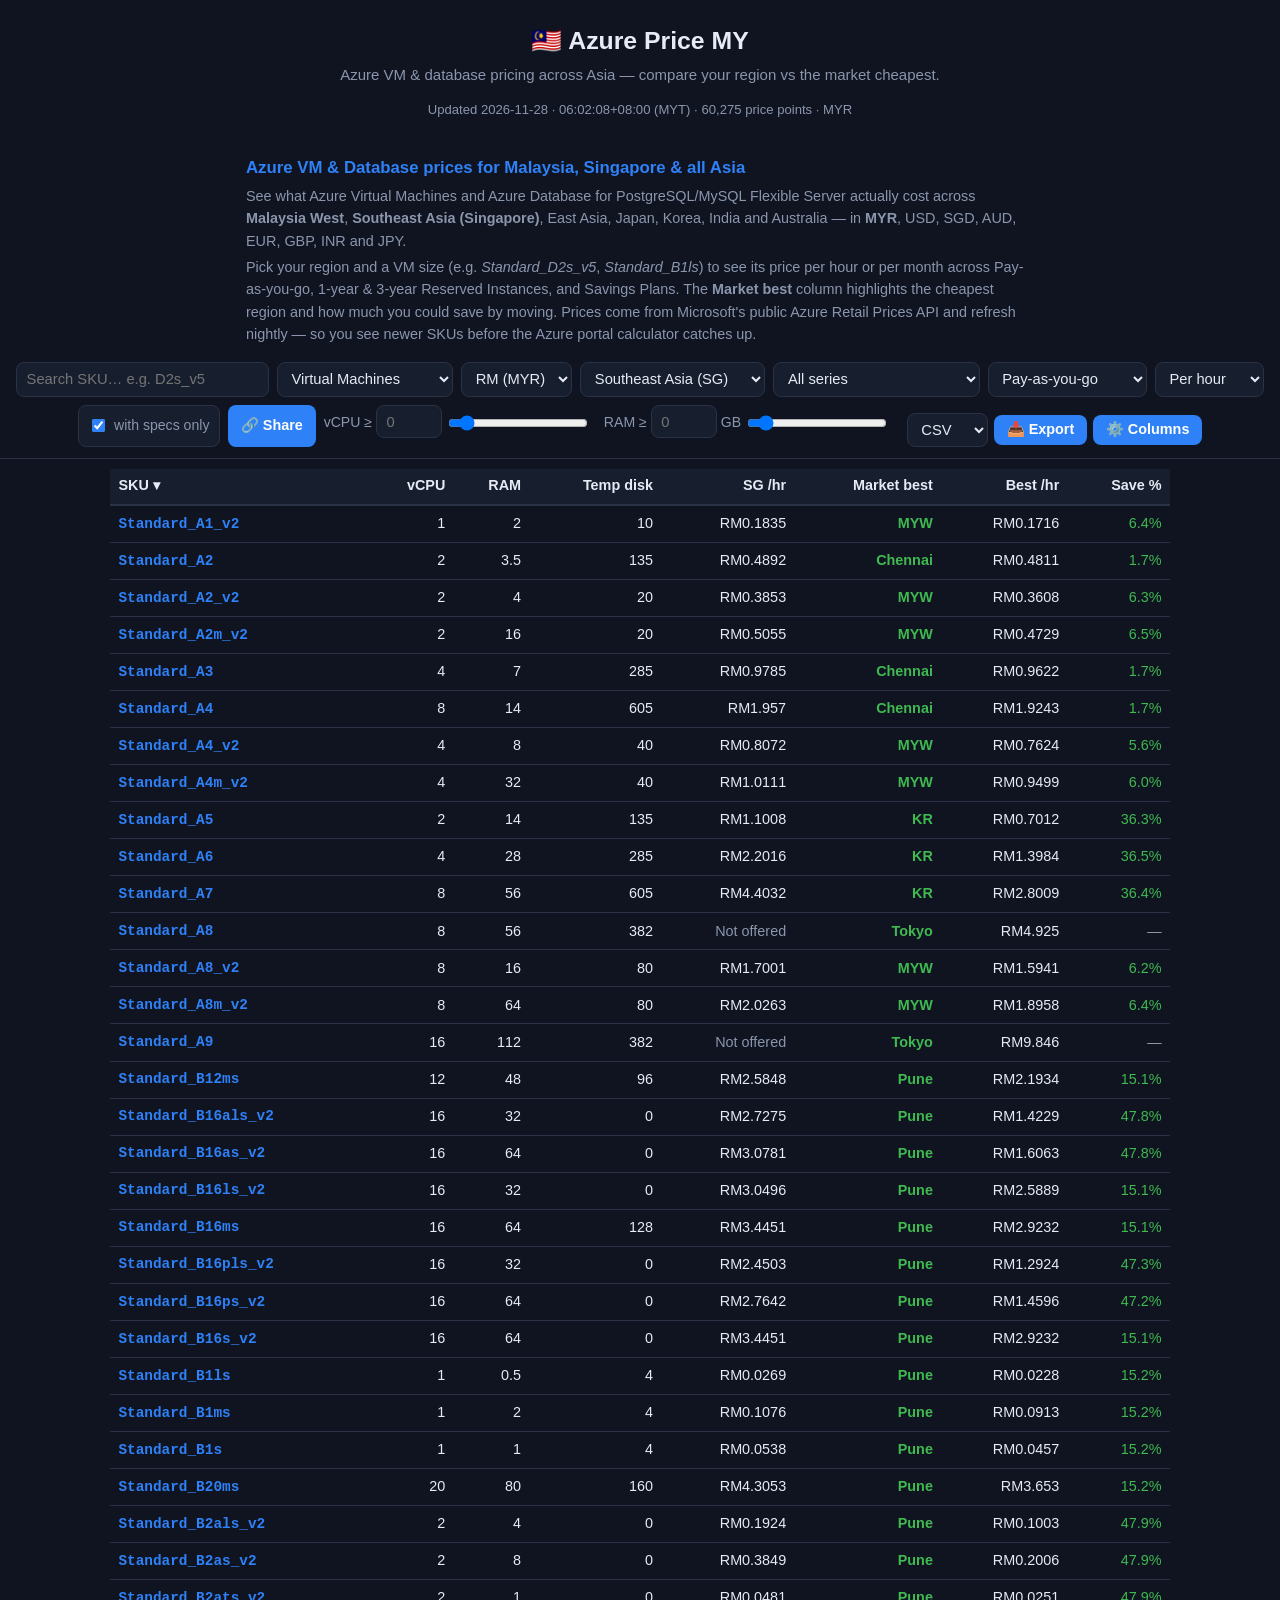
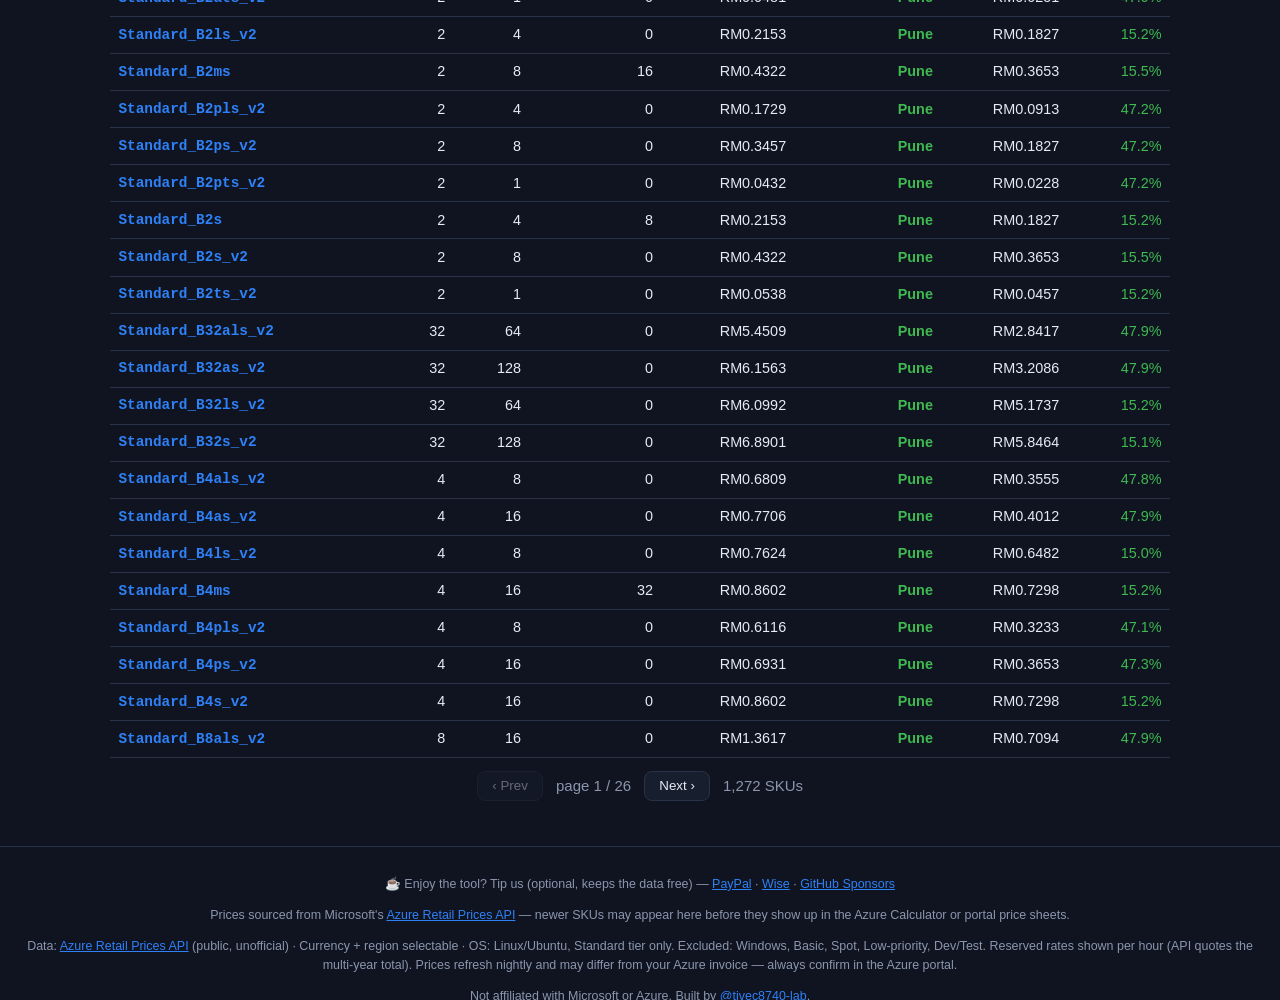
<file: index.html>
<!DOCTYPE html>
<html lang="en">
<head>
<meta charset="UTF-8">
<meta name="viewport" content="width=device-width, initial-scale=1.0">
<title>Azure VM Price Malaysia & Asia (MYR) — Compare Azure VM & Database Prices | Azure Price MY</title>
<meta name="description" content="Compare Azure Virtual Machine and Flexible Database prices across Malaysia (Malaysia West, Southeast Asia) and all APAC regions in MYR, USD and more. See PAYG, Reserved Instance and Savings Plan rates per hour or month, and find the cheapest Azure region. Live prices from the Azure Retail Prices API, refreshed daily.">
<meta name="keywords" content="azure vm price malaysia, azure pricing malaysia west, azure southeast asia price, azure VM cost comparison, azure myr price, azure d series price, azure b series price">
<meta name="robots" content="index, follow">
<link rel="canonical" href="https://tivec8740-lab.github.io/azure-price-my/">

<!-- OpenGraph / social sharing -->
<meta property="og:type" content="website">
<meta property="og:title" content="Azure Price MY — Compare Azure VM & Database Prices Across Asia (MYR)">
<meta property="og:description" content="Find the cheapest Azure region for any VM or database SKU. Southeast Asia vs Malaysia West vs all APAC in MYR, USD, SGD and more. Live prices daily.">
<meta property="og:url" content="https://tivec8740-lab.github.io/azure-price-my/">
<meta property="og:site_name" content="Azure Price MY">
<meta name="twitter:card" content="summary">
<meta name="twitter:title" content="Azure Price MY — Compare Azure VM & Database Prices Across Asia">
<meta name="twitter:description" content="Find the cheapest Azure region for any VM/database SKU across Asia, in MYR & more. Live prices refreshed daily.">
<meta name="theme-color" content="#0f1420">

<!-- Google tag (gtag.js) -->
<script async src="https://www.googletagmanager.com/gtag/js?id=G-JBS0BDSW1X"></script>
<script>
  window.dataLayer = window.dataLayer || [];
  function gtag(){dataLayer.push(arguments);}
  gtag('js', new Date());

  gtag('config', 'G-JBS0BDSW1X');
</script>
<link rel="stylesheet" href="style.css">

<!-- Structured data for search engines (WebApp + dataset) -->
<script type="application/ld+json">
{
  "@context": "https://schema.org",
  "@type": "WebApplication",
  "name": "Azure Price MY",
  "url": "https://tivec8740-lab.github.io/azure-price-my/",
  "applicationCategory": "FinanceApplication",
  "description": "Compare Azure Virtual Machine and database prices across APAC regions in multiple currencies (MYR, USD, SGD, AUD, EUR, GBP, INR, JPY). Find the cheapest region, PAYG vs Reserved vs Savings Plan.",
  "offers": {"@type": "Offer", "price": "0", "priceCurrency": "MYR"},
  "isAccessibleForFree": true
}
</script>
</head>
<body>
<header>
  <h1>🇲🇾 Azure Price MY</h1>
  <p class="tagline">Azure VM &amp; database pricing across Asia — compare your region vs the market cheapest.</p>
  <p id="updated" class="updated">loading…</p>
</header>

<section class="landing">
  <h2>Azure VM &amp; Database prices for Malaysia, Singapore &amp; all Asia</h2>
  <p>See what Azure Virtual Machines and Azure Database for PostgreSQL/MySQL Flexible Server actually cost across <strong>Malaysia West</strong>, <strong>Southeast Asia (Singapore)</strong>, East Asia, Japan, Korea, India and Australia — in <strong>MYR</strong>, USD, SGD, AUD, EUR, GBP, INR and JPY.</p>
  <p>Pick your region and a VM size (e.g. <em>Standard_D2s_v5</em>, <em>Standard_B1ls</em>) to see its price per hour or per month across Pay-as-you-go, 1-year &amp; 3-year Reserved Instances, and Savings Plans. The <strong>Market best</strong> column highlights the cheapest region and how much you could save by moving. Prices come from Microsoft's public Azure Retail Prices API and refresh nightly — so you see newer SKUs before the Azure portal calculator catches up.</p>
</section>

<section class="controls">
  <input id="search" type="search" placeholder="Search SKU… e.g. D2s_v5" autocomplete="off">
  <select id="category">
    <option value="Compute (VM)">Virtual Machines</option>
    <option value="Database">Databases (Flexible)</option>
    <option value="all">All</option>
  </select>
  <select id="currency">
    <option value="MYR">RM (MYR)</option>
    <option value="USD">$ (USD)</option>
    <option value="SGD">S$ (SGD)</option>
    <option value="AUD">A$ (AUD)</option>
    <option value="EUR">€ (EUR)</option>
    <option value="GBP">£ (GBP)</option>
    <option value="INR">₹ (INR)</option>
    <option value="JPY">¥ (JPY)</option>
  </select>
  <select id="region"></select>
  <select id="series"><option value="">All series</option></select>
  <select id="priceType">
    <option value="Consumption">Pay-as-you-go</option>
    <option value="Reservation|1 Year">1-Yr Reserved</option>
    <option value="Reservation|3 Years">3-Yr Reserved</option>
    <option value="SavingsPlan|1 Year">1-Yr Savings Plan</option>
    <option value="SavingsPlan|3 Years">3-Yr Savings Plan</option>
  </select>
  <select id="period">
    <option value="hour">Per hour</option>
    <option value="month">Per month</option>
  </select>
  <label class="toggle"><input type="checkbox" id="onlySpec" checked> <span>with specs only</span></label>
  <button type="button" id="share" class="sharebtn" title="Copy a shareable link to this exact view">🔗 Share</button>
  <div class="range">
    <label>vCPU ≥ <input id="minCpu" type="number" min="0" placeholder="0" style="width:4.5em"> <input id="cpuSlider" type="range" min="0" max="64" value="0" step="1" style="width:140px;vertical-align:middle"></label>
    <label>RAM ≥ <input id="minRam" type="number" min="0" placeholder="0" style="width:4.5em"> GB <input id="ramSlider" type="range" min="0" max="512" value="0" step="4" style="width:140px;vertical-align:middle"></label>
  </div>
  <div class="exportControls" style="margin-top:8px; display:flex; gap:6px; align-items:center; flex-wrap:wrap">
    <select id="exportFormat" title="Export format"><option value="csv">CSV</option><option value="json">JSON</option><option value="xlsx">Excel</option><option value="xml">XML</option></select>
    <button type="button" id="exportBtn" class="sharebtn" title="Export filtered results">📥 Export</button>
    <button type="button" id="colPickerBtn" class="sharebtn" title="Choose columns">⚙️ Columns</button>
  </div>
  <div id="colPicker" style="display:none; margin-top:8px; padding:8px; border:1px solid #2a3347; border-radius:6px; background:#1a2332">
    <label style="margin-right:10px"><input type="checkbox" data-col="sku" checked> SKU</label>
    <label style="margin-right:10px"><input type="checkbox" data-col="vcpu" checked> vCPU</label>
    <label style="margin-right:10px"><input type="checkbox" data-col="ram" checked> RAM</label>
    <label style="margin-right:10px"><input type="checkbox" data-col="disk" checked> Temp Disk</label>
    <label style="margin-right:10px"><input type="checkbox" data-col="regionPrice" checked> Region Price</label>
    <label style="margin-right:10px"><input type="checkbox" data-col="marketBest" checked> Market Best</label>
    <label style="margin-right:10px"><input type="checkbox" data-col="bestPrice" checked> Best Price</label>
    <label style="margin-right:10px"><input type="checkbox" data-col="save" checked> Save %</label>
  </div>
</section>

<main>
<table id="tbl">
  <thead>
    <tr>
      <th data-sort="armSkuName">SKU ▾</th>
      <th data-sort="vCPUs">vCPU</th>
      <th data-sort="memoryGB">RAM</th>
      <th data-sort="tempDiskGB">Temp&nbsp;disk</th>
      <th id="thSel" data-sort="sel">Region /hr</th>
      <th data-sort="cheapestRegion">Market best</th>
      <th id="thCheap" data-sort="cheapest">Best /hr</th>
      <th data-sort="save">Save&nbsp;%</th>
    </tr>
  </thead>
  <tbody id="tbody"><tr><td colspan="8">Loading data…</td></tr></tbody>
</table>
<div class="pager">
  <button id="prev">‹ Prev</button>
  <span id="pageInfo"></span>
  <button id="next">Next ›</button>
  <span id="count"></span>
</div>
</main>

<footer>
  <p>☕ Enjoy the tool? Tip us (optional, keeps the data free) —
   <a class="donate" href="https://paypal.me/mhma83" target="_blank" rel="noopener">PayPal</a> ·
   <a class="donate" href="https://wise.com/pay/me/mohdhamzanibinm" target="_blank" rel="noopener">Wise</a> ·
   <a class="donate" href="https://github.com/sponsors/tivec8740-lab" target="_blank" rel="noopener">GitHub Sponsors</a></p>
  <p>Prices sourced from Microsoft's <a href="https://prices.azure.com">Azure Retail Prices API</a> — newer SKUs may appear here before they show up in the Azure Calculator or portal price sheets.</p>
  <p>Data: <a href="https://prices.azure.com">Azure Retail Prices API</a> (public, unofficial) · Currency + region selectable · OS: Linux/Ubuntu, Standard tier only.
  Excluded: Windows, Basic, Spot, Low-priority, Dev/Test. Reserved rates shown per hour (API quotes the multi-year total). Prices refresh nightly and may differ from your Azure invoice — always confirm in the Azure portal.</p>
  <p>Not affiliated with Microsoft or Azure. Built by <a href="https://github.com/tivec8740-lab">@tivec8740-lab</a>.</p>
</footer>

<script src="https://cdn.sheetjs.com/xlsx-latest/package/dist/xlsx.full.min.js"></script>
<script src="app.js"></script>
</body>
</html>
</file>
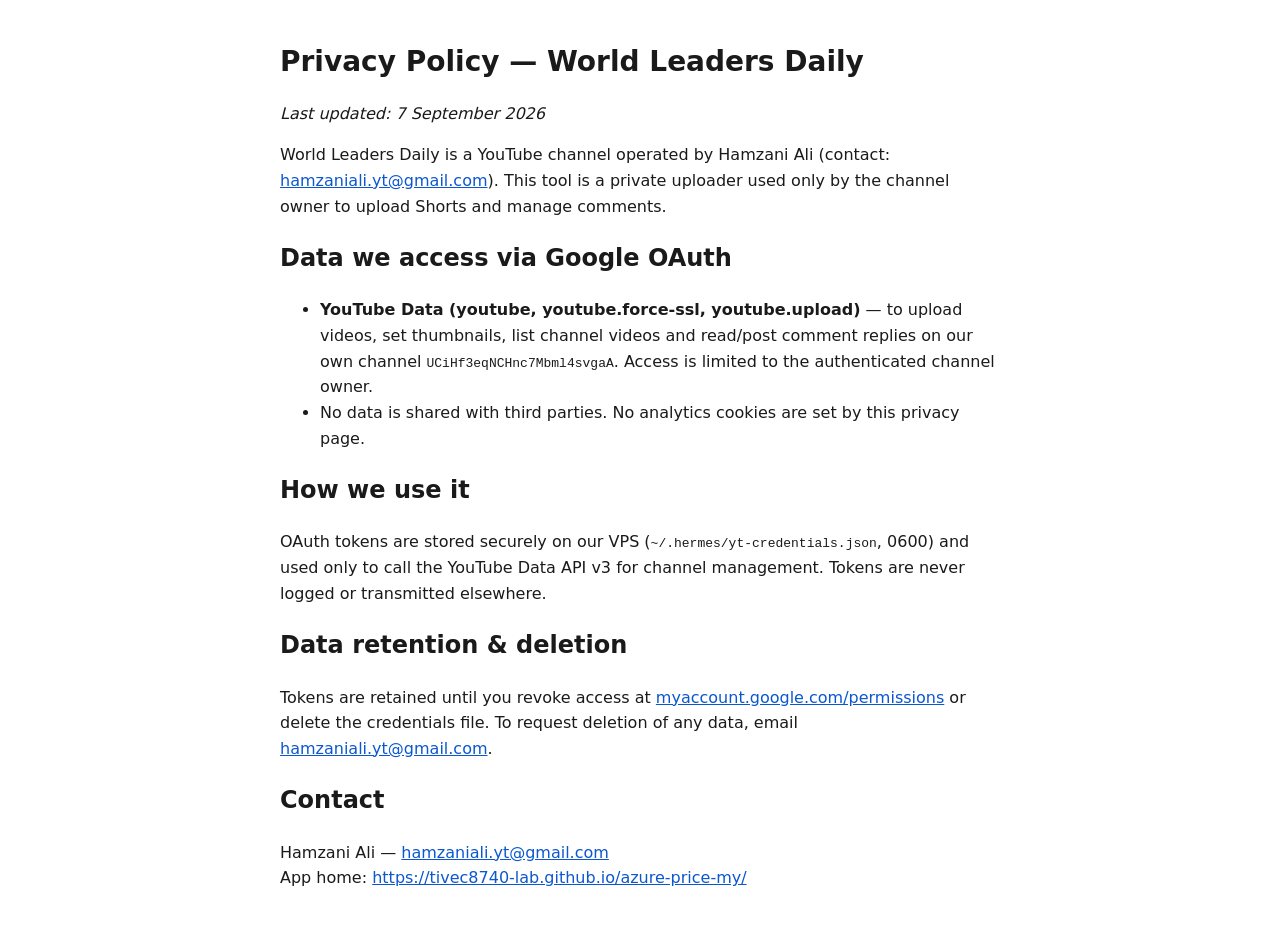
<file: privacy.html>
<!DOCTYPE html>
<html lang="en">
<head>
<meta charset="UTF-8">
<meta name="viewport" content="width=device-width, initial-scale=1.0">
<title>Privacy Policy — World Leaders Daily</title>
<meta name="robots" content="noindex">
<link rel="canonical" href="https://tivec8740-lab.github.io/azure-price-my/privacy.html">
<style>body{font-family:system-ui,-apple-system,Segoe UI,Roboto,Helvetica,Arial,sans-serif;max-width:720px;margin:40px auto;padding:0 20px;line-height:1.6;color:#1a1a1a}h1{font-size:28px;margin-bottom:8px}a{color:#0b57d0}</style>
</head>
<body>
<h1>Privacy Policy — World Leaders Daily</h1>
<p><em>Last updated: 7 September 2026</em></p>
<p>World Leaders Daily is a YouTube channel operated by Hamzani Ali (contact: <a href="mailto:hamzaniali.yt@gmail.com">hamzaniali.yt@gmail.com</a>). This tool is a private uploader used only by the channel owner to upload Shorts and manage comments.</p>
<h2>Data we access via Google OAuth</h2>
<ul>
<li><strong>YouTube Data (youtube, youtube.force-ssl, youtube.upload)</strong> — to upload videos, set thumbnails, list channel videos and read/post comment replies on our own channel <code>UCiHf3eqNCHnc7Mbml4svgaA</code>. Access is limited to the authenticated channel owner.</li>
<li>No data is shared with third parties. No analytics cookies are set by this privacy page.</li>
</ul>
<h2>How we use it</h2>
<p>OAuth tokens are stored securely on our VPS (<code>~/.hermes/yt-credentials.json</code>, 0600) and used only to call the YouTube Data API v3 for channel management. Tokens are never logged or transmitted elsewhere.</p>
<h2>Data retention & deletion</h2>
<p>Tokens are retained until you revoke access at <a href="https://myaccount.google.com/permissions">myaccount.google.com/permissions</a> or delete the credentials file. To request deletion of any data, email <a href="mailto:hamzaniali.yt@gmail.com">hamzaniali.yt@gmail.com</a>.</p>
<h2>Contact</h2>
<p>Hamzani Ali — <a href="mailto:hamzaniali.yt@gmail.com">hamzaniali.yt@gmail.com</a><br>
App home: <a href="https://tivec8740-lab.github.io/azure-price-my/">https://tivec8740-lab.github.io/azure-price-my/</a></p>
</body>
</html>
</file>
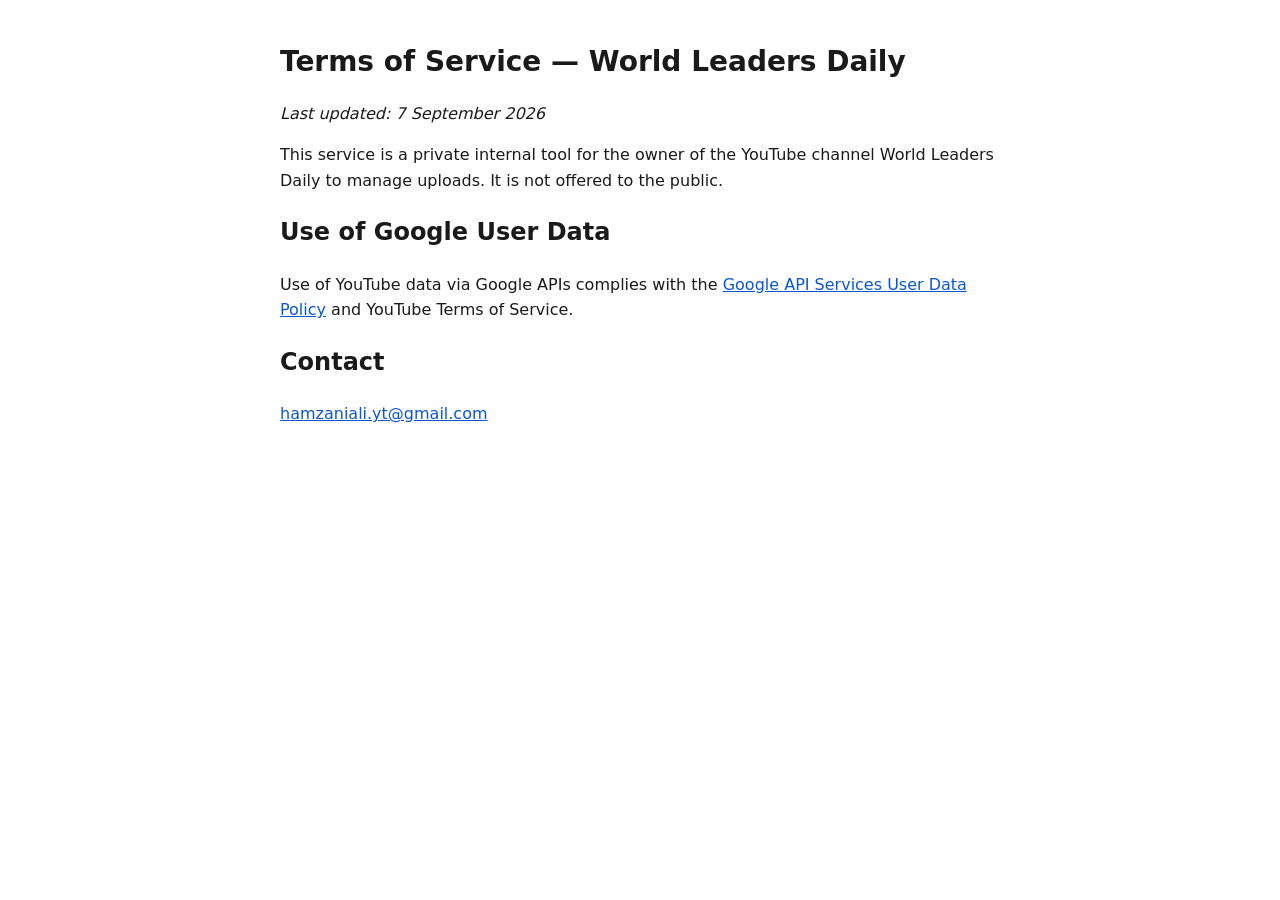
<file: terms.html>
<!DOCTYPE html>
<html lang="en">
<head>
<meta charset="UTF-8">
<meta name="viewport" content="width=device-width, initial-scale=1.0">
<title>Terms of Service — World Leaders Daily</title>
<meta name="robots" content="noindex">
<link rel="canonical" href="https://tivec8740-lab.github.io/azure-price-my/terms.html">
<style>body{font-family:system-ui,-apple-system,Segoe UI,Roboto,Helvetica,Arial,sans-serif;max-width:720px;margin:40px auto;padding:0 20px;line-height:1.6;color:#1a1a1a}h1{font-size:28px;margin-bottom:8px}a{color:#0b57d0}</style>
</head>
<body>
<h1>Terms of Service — World Leaders Daily</h1>
<p><em>Last updated: 7 September 2026</em></p>
<p>This service is a private internal tool for the owner of the YouTube channel World Leaders Daily to manage uploads. It is not offered to the public.</p>
<h2>Use of Google User Data</h2>
<p>Use of YouTube data via Google APIs complies with the <a href="https://developers.google.com/terms/api-services-user-data-policy">Google API Services User Data Policy</a> and YouTube Terms of Service.</p>
<h2>Contact</h2>
<p><a href="mailto:hamzaniali.yt@gmail.com">hamzaniali.yt@gmail.com</a></p>
</body>
</html>
</file>
<file: style.css>
:root {
  --bg: #0f1420; --card: #171e2e; --text: #e6ebf5; --muted: #8b96ad;
  --accent: #2f81f7; --good: #3fb950; --bad: #f85149; --border: #2a3245;
}
* { box-sizing: border-box; }
body { margin: 0; font: 15px/1.5 -apple-system, "Segoe UI", Roboto, sans-serif;
  background: var(--bg); color: var(--text); }
header { padding: 1.4rem 1rem 0.6rem; text-align: center; }
h1 { margin: 0; font-size: 1.55rem; }
.tagline { color: var(--muted); margin: 0.3rem 0 0; }
.updated { font-size: 0.82rem; color: var(--muted); }

/* SEO landing copy (indexed by search engines) */
.landing { max-width: 820px; margin: 0.4rem auto 0; padding: 0.4rem 1rem 0.2rem; text-align: left; }
.landing h2 { font-size: 1.05rem; margin: 0 0 0.3rem; color: var(--accent); }
.landing p { font-size: 0.9rem; line-height: 1.55; color: var(--muted); margin: 0.25rem 0; }

.controls { display: flex; flex-wrap: wrap; gap: 0.5rem; justify-content: center;
  padding: 0.6rem 1rem; position: sticky; top: 0; background: var(--bg);
  z-index: 5; border-bottom: 1px solid var(--border); padding-bottom: 0.7rem; }
.controls input[type=search] { min-width: 210px; flex: 1; max-width: 320px; }
input, select {
  background: var(--card); color: var(--text); border: 1px solid var(--border);
  border-radius: 8px; padding: 0.45rem 0.6rem; font-size: 0.92rem;
}
.range label { color: var(--muted); font-size: 0.88rem; margin-right: 0.6rem; }
.toggle { display: inline-flex; align-items: center; gap: 0.35rem; color: var(--muted);
  font-size: 0.88rem; background: var(--card); border: 1px solid var(--border);
  border-radius: 8px; padding: 0.35rem 0.6rem; cursor: pointer; }
.toggle input { accent-color: var(--accent); }
.sharebtn { background: var(--accent); color: #fff; border: none; border-radius: 8px;
  padding: 0.4rem 0.8rem; font-size: 0.9rem; font-weight: 600; cursor: pointer; }
.sharebtn:hover { filter: brightness(1.1); }

main { max-width: 1080px; margin: 0 auto; padding: 0.6rem 0.6rem 2rem; }
table { width: 100%; border-collapse: collapse; font-size: 0.9rem; }
th, td { padding: 0.42rem 0.55rem; text-align: right; white-space: nowrap; }
th:first-child, td:first-child { text-align: left; }
thead th { position: sticky; top: 52px; background: var(--card); cursor: pointer;
  border-bottom: 2px solid var(--border); user-select: none; }
tbody tr { border-bottom: 1px solid var(--border); }
tbody tr:hover { background: rgba(47,129,247,.08); }
td.sku code { background: none; color: var(--accent); font-weight: 600; }
.muted { color: var(--muted); }
.diff-neg { color: var(--good); } .diff-pos { color: var(--bad); }
.badge { font-size: 0.72rem; color: var(--muted); margin-left: 0.35rem; }

.pager { display: flex; gap: 0.8rem; align-items: center; justify-content: center;
  padding: 0.8rem; color: var(--muted); }
button { background: var(--card); border: 1px solid var(--border); color: var(--text);
  border-radius: 8px; padding: 0.4rem 0.9rem; cursor: pointer; }
button:disabled { opacity: 0.4; cursor: default; }

footer { text-align: center; color: var(--muted); font-size: 0.78rem;
  padding: 1rem 1.4rem 2rem; border-top: 1px solid var(--border); }
footer a { color: var(--accent); }
@media (max-width: 720px) {
  th, td { padding: 0.35rem 0.3rem; font-size: 0.8rem; }
  .controls input[type=search] { max-width: none; }
}
</file>
